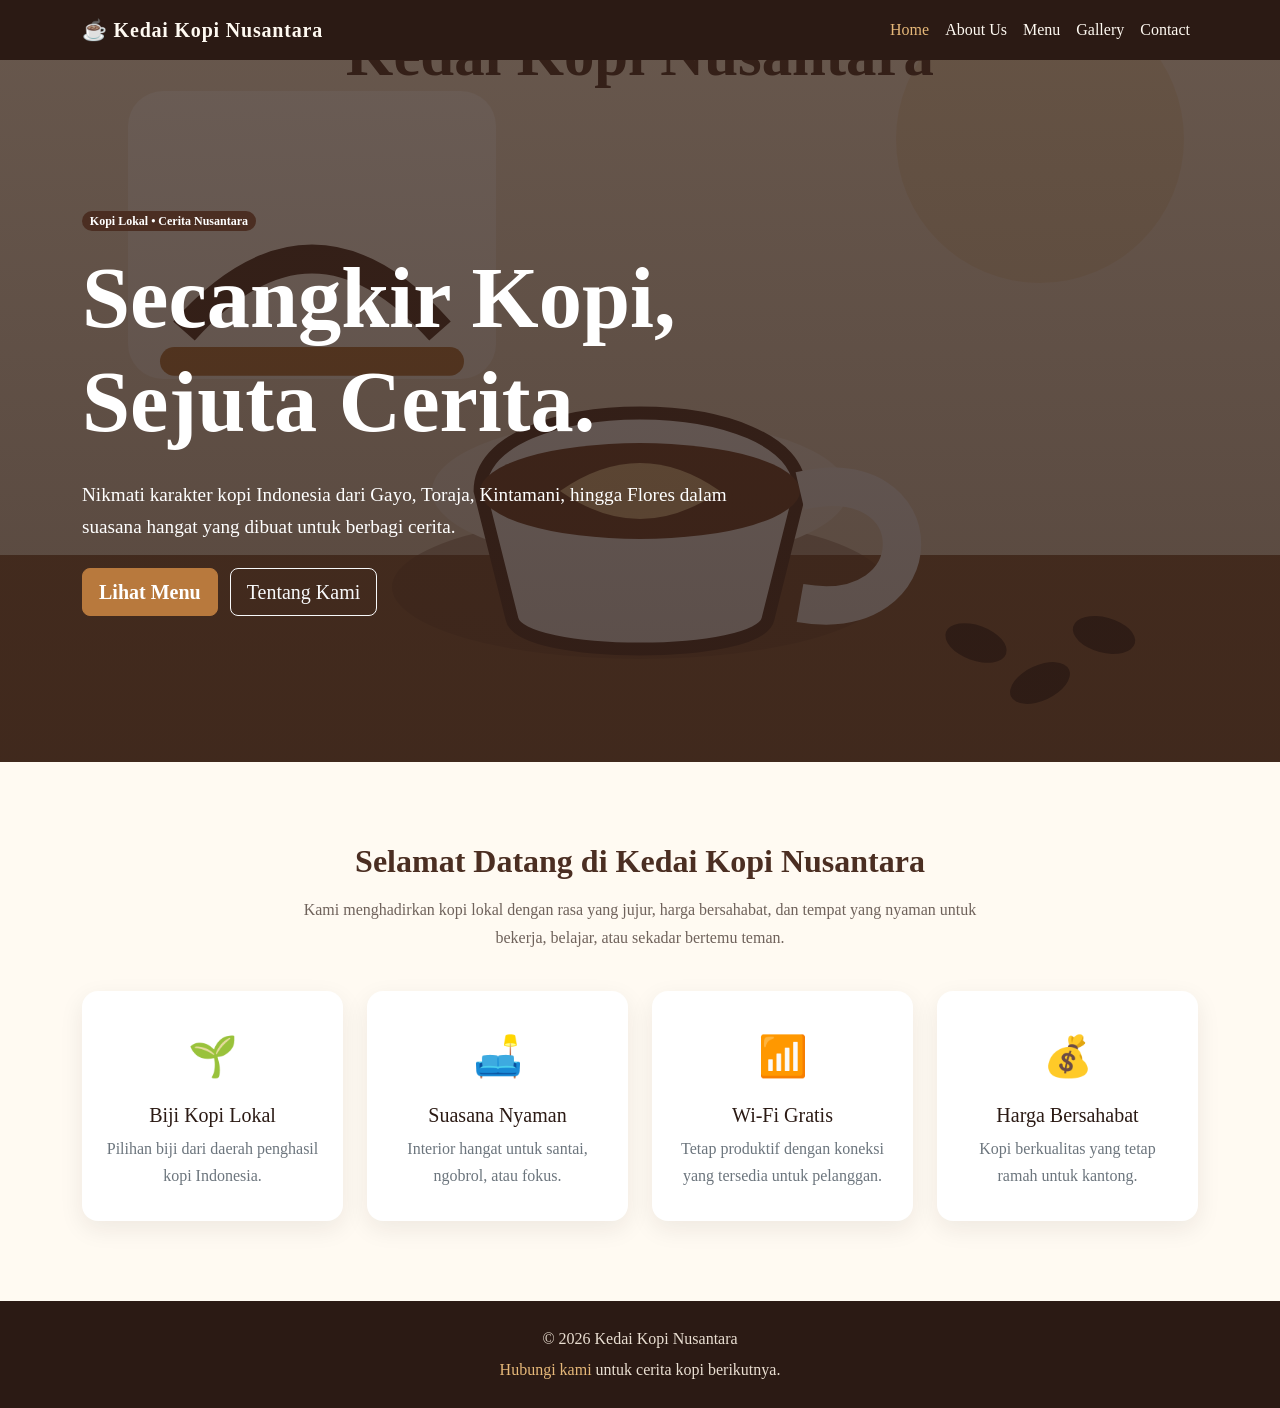
<file: index.html>
<!doctype html>
<html lang="id">

<head>
  <meta charset="utf-8">
  <meta name="viewport" content="width=device-width, initial-scale=1">
  <title>Kedai Kopi Nusantara | Home</title>
  <link href="https://cdn.jsdelivr.net/npm/bootstrap@5.3.3/dist/css/bootstrap.min.css" rel="stylesheet">
  <link href="styles.css" rel="stylesheet">
</head>

<body>
  <header>
    <nav class="navbar navbar-expand-lg navbar-dark" aria-label="Navigasi utama">
      <div class="container">
        <a class="navbar-brand" href="index.html">☕ Kedai Kopi Nusantara</a>
        <button class="navbar-toggler" type="button" data-bs-toggle="collapse" data-bs-target="#mainNav"
          aria-controls="mainNav" aria-expanded="false" aria-label="Buka navigasi">
          <span class="navbar-toggler-icon"></span>
        </button>
        <div class="collapse navbar-collapse" id="mainNav">
          <ul class="navbar-nav ms-auto">
            <li class="nav-item"><a class="nav-link active" aria-current="page" href="index.html">Home</a></li>
            <li class="nav-item"><a class="nav-link" href="about.html">About Us</a></li>
            <li class="nav-item"><a class="nav-link" href="menu.html">Menu</a></li>
            <li class="nav-item"><a class="nav-link" href="gallery.html">Gallery</a></li>
            <li class="nav-item"><a class="nav-link" href="contact.html">Contact</a></li>
          </ul>
        </div>
      </div>
    </nav>
  </header>

  <main>
    <section class="hero">
      <div class="container">
        <div class="row">
          <div class="col-lg-8">
            <span class="badge rounded-pill badge-coffee mb-3">Kopi Lokal • Cerita Nusantara</span>
            <h1>Secangkir Kopi,<br>Sejuta Cerita.</h1>
            <p class="lead my-4">Nikmati karakter kopi Indonesia dari Gayo, Toraja, Kintamani, hingga Flores dalam
              suasana hangat yang dibuat untuk berbagi cerita.</p>
            <a class="btn btn-coffee btn-lg me-2" href="menu.html">Lihat Menu</a>
            <a class="btn btn-outline-light btn-lg" href="about.html">Tentang Kami</a>
          </div>
        </div>
      </div>
    </section>

    <section class="section-pad" aria-labelledby="welcome-title">
      <div class="container text-center">
        <h2 id="welcome-title" class="section-title">Selamat Datang di Kedai Kopi Nusantara</h2>
        <p class="section-subtitle">Kami menghadirkan kopi lokal dengan rasa yang jujur, harga bersahabat, dan tempat
          yang nyaman untuk bekerja, belajar, atau sekadar bertemu teman.</p>
        <div class="row g-4">
          <article class="col-12 col-md-6 col-xl-3">
            <div class="feature-card">
              <div class="feature-icon">🌱</div>
              <h3 class="h5">Biji Kopi Lokal</h3>
              <p class="mb-0 text-secondary">Pilihan biji dari daerah penghasil kopi Indonesia.</p>
            </div>
          </article>
          <article class="col-12 col-md-6 col-xl-3">
            <div class="feature-card">
              <div class="feature-icon">🛋️</div>
              <h3 class="h5">Suasana Nyaman</h3>
              <p class="mb-0 text-secondary">Interior hangat untuk santai, ngobrol, atau fokus.</p>
            </div>
          </article>
          <article class="col-12 col-md-6 col-xl-3">
            <div class="feature-card">
              <div class="feature-icon">📶</div>
              <h3 class="h5">Wi-Fi Gratis</h3>
              <p class="mb-0 text-secondary">Tetap produktif dengan koneksi yang tersedia untuk pelanggan.</p>
            </div>
          </article>
          <article class="col-12 col-md-6 col-xl-3">
            <div class="feature-card">
              <div class="feature-icon">💰</div>
              <h3 class="h5">Harga Bersahabat</h3>
              <p class="mb-0 text-secondary">Kopi berkualitas yang tetap ramah untuk kantong.</p>
            </div>
          </article>
        </div>
      </div>
    </section>
  </main>

  <footer class="py-4">
    <div class="container text-center">
      <p class="mb-1">© 2026 Kedai Kopi Nusantara</p>
      <p class="mb-0"><a href="contact.html">Hubungi kami</a> untuk cerita kopi berikutnya.</p>
    </div>
  </footer>
  <script src="https://cdn.jsdelivr.net/npm/bootstrap@5.3.3/dist/js/bootstrap.bundle.min.js"></script>
</body>

</html>
</file>
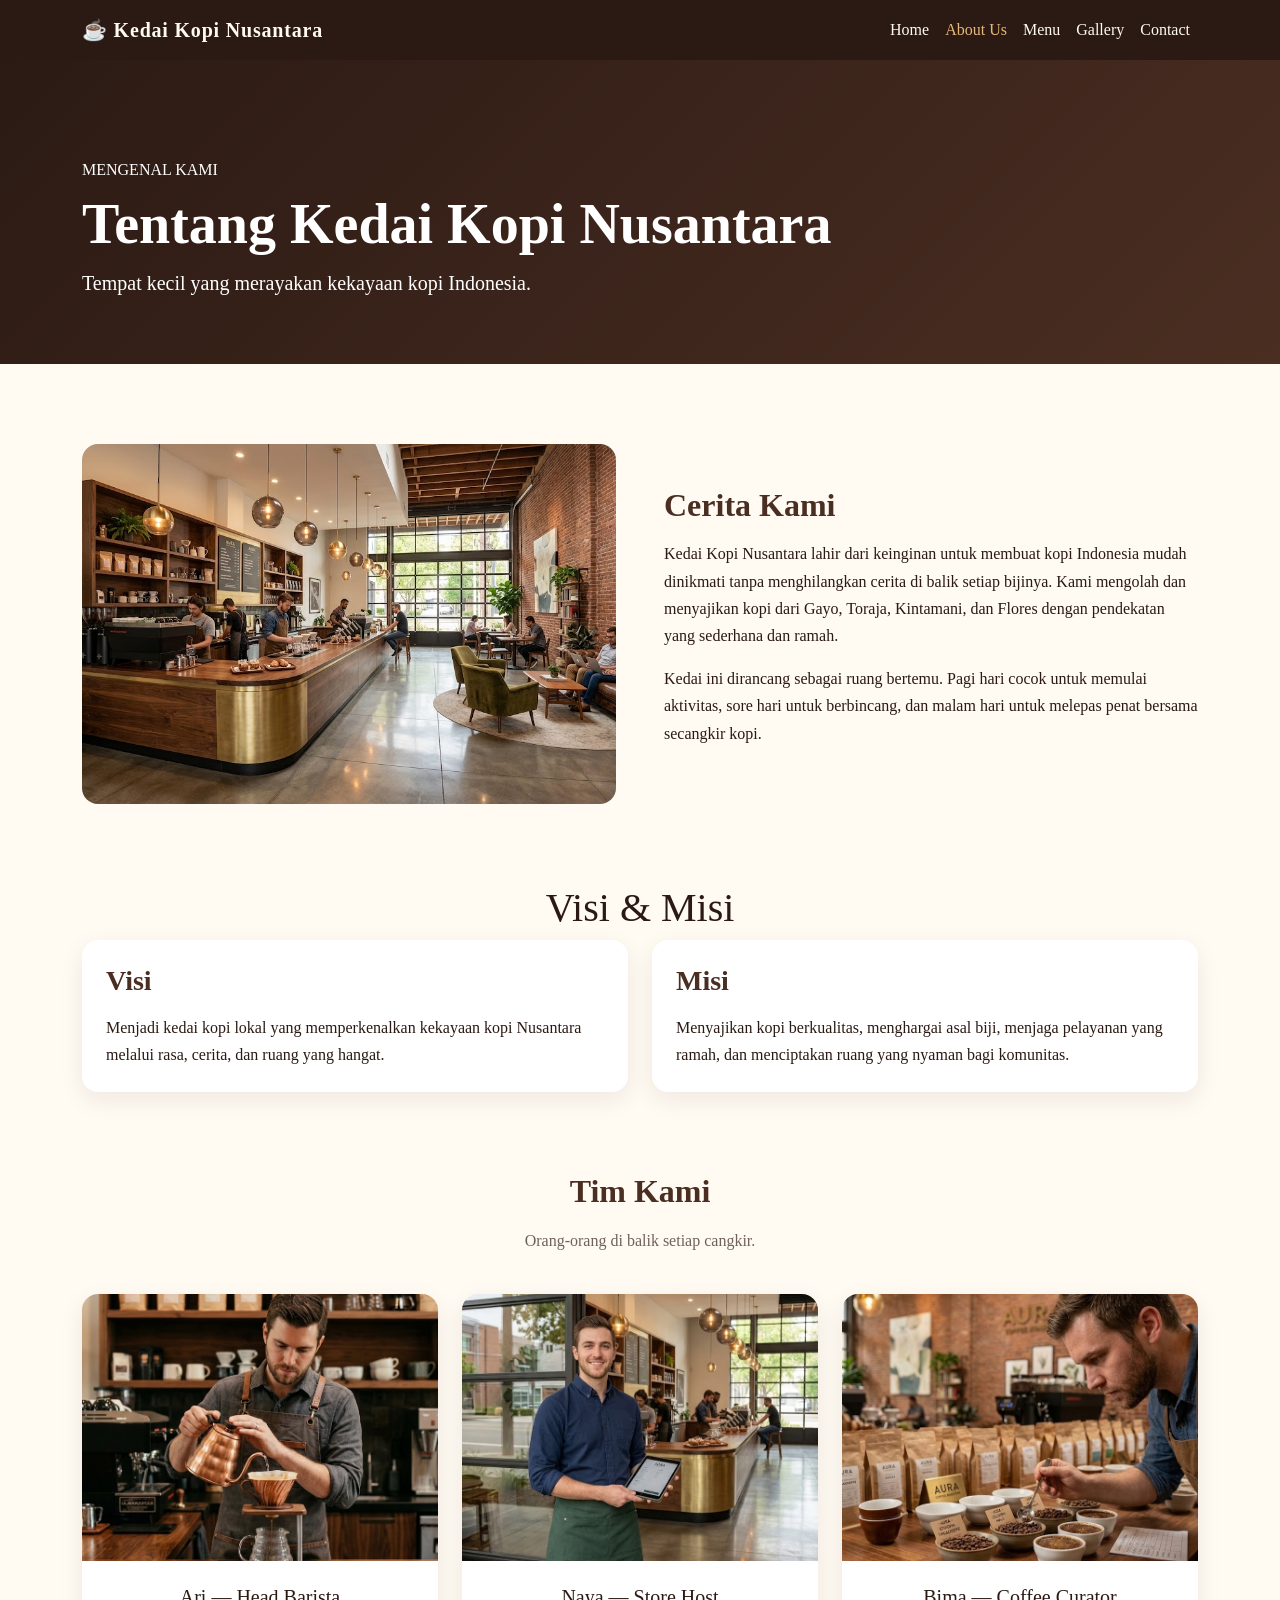
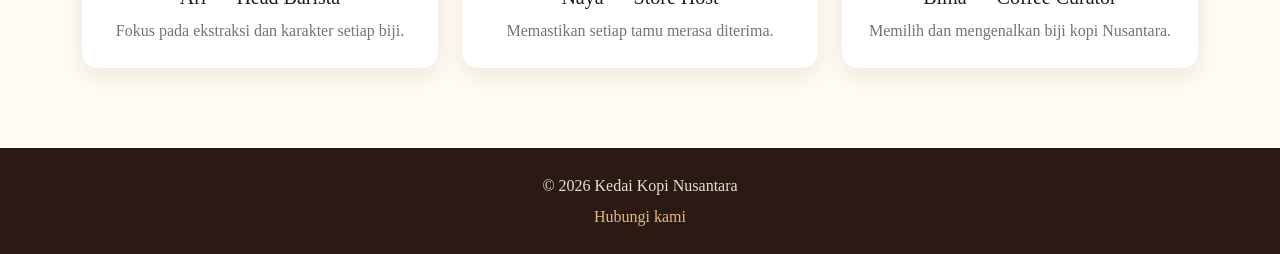
<file: about.html>
<!doctype html>
<html lang="id">

<head>
  <meta charset="utf-8">
  <meta name="viewport" content="width=device-width, initial-scale=1">
  <title>Kedai Kopi Nusantara | About Us</title>
  <link href="https://cdn.jsdelivr.net/npm/bootstrap@5.3.3/dist/css/bootstrap.min.css" rel="stylesheet">
  <link href="styles.css" rel="stylesheet">
</head>

<body>
  <header>
    <nav class="navbar navbar-expand-lg navbar-dark" aria-label="Navigasi utama">
      <div class="container">
        <a class="navbar-brand" href="index.html">☕ Kedai Kopi Nusantara</a>
        <button class="navbar-toggler" type="button" data-bs-toggle="collapse" data-bs-target="#mainNav"
          aria-controls="mainNav" aria-expanded="false" aria-label="Buka navigasi"><span
            class="navbar-toggler-icon"></span>
        </button>
        <div class="collapse navbar-collapse" id="mainNav">
          <ul class="navbar-nav ms-auto">
            <li class="nav-item"><a class="nav-link" href="index.html">Home</a></li>
            <li class="nav-item"><a class="nav-link active" aria-current="page" href="about.html">About Us</a></li>
            <li class="nav-item"><a class="nav-link" href="menu.html">Menu</a></li>
            <li class="nav-item"><a class="nav-link" href="gallery.html">Gallery</a></li>
            <li class="nav-item"><a class="nav-link" href="contact.html">Contact</a></li>
          </ul>
        </div>
      </div>
    </nav>
  </header>
  <main>
    <section class="page-header">
      <div class="container">
        <p class="text-uppercase mb-2">Mengenal kami</p>
        <h1 class="display-4">Tentang Kedai Kopi Nusantara</h1>
        <p class="lead mb-0">Tempat kecil yang merayakan kekayaan kopi Indonesia.</p>
      </div>
    </section>
    <div class="section-pad">
      <div class="container">
        <div class="row g-5 align-items-center">
          <div class="col-12 col-lg-6">
            <img class="about-photo" src="assets/images/interior.jpeg"
              alt="Ilustrasi interior hangat Kedai Kopi Nusantara dengan meja dan tanaman">
          </div>
          <article class="col-12 col-lg-6">
            <h2 class="section-title">Cerita Kami</h2>
            <p>Kedai Kopi Nusantara lahir dari keinginan untuk membuat kopi Indonesia mudah dinikmati tanpa
              menghilangkan cerita di balik setiap bijinya. Kami mengolah dan menyajikan kopi dari Gayo, Toraja,
              Kintamani, dan Flores dengan pendekatan yang sederhana dan ramah.
            </p>
            <p>Kedai ini dirancang sebagai ruang bertemu. Pagi hari cocok untuk memulai aktivitas, sore hari untuk
              berbincang, dan malam hari untuk melepas penat bersama secangkir kopi.
            </p>
          </article>
        </div>
      </div>
    </div>
    <section class="section-pad pt-0 justify-content-center">
      <h1 class="text-center">Visi & Misi</h1>
      <div class="container">
        <div class="row g-4">
          <article class="col-12 col-lg-6">
            <div class="info-card p-4 h-100">
              <h2 class="h3 section-title">Visi</h2>
              <p class="mb-0">Menjadi kedai kopi lokal yang memperkenalkan kekayaan kopi Nusantara melalui rasa, cerita,
                dan ruang yang hangat.
              </p>
            </div>
          </article>
          <article class="col-12 col-lg-6">
            <div class="info-card p-4 h-100">
              <h2 class="h3 section-title">Misi</h2>
              <p class="mb-0">Menyajikan kopi berkualitas, menghargai asal biji, menjaga pelayanan yang ramah, dan
                menciptakan ruang yang nyaman bagi komunitas.
              </p>
            </div>
          </article>
        </div>
      </div>
    </section>
    <section class="section-pad pt-0">
      <div class="container text-center">
        <h2 class="section-title">Tim Kami</h2>
        <p class="section-subtitle">Orang-orang di balik setiap cangkir.</p>
        <div class="row g-4">
          <article class="col-12 col-md-4">
            <div class="team-card h-100">
              <img src="assets/images/team-barista.jpeg"
                alt="Ilustrasi barista Kedai Kopi Nusantara sedang menyiapkan kopi">
              <div class="p-4">
                <h3 class="h5">Ari — Head Barista</h3>
                <p class="mb-0 text-secondary">Fokus pada ekstraksi dan karakter setiap biji.</p>
              </div>
            </div>
          </article>
          <article class="col-12 col-md-4">
            <div class="team-card h-100">
              <img src="assets/images/team-host.jpeg" alt="Ilustrasi staf Kedai Kopi Nusantara menyambut pelanggan">
              <div class="p-4">
                <h3 class="h5">Naya — Store Host</h3>
                <p class="mb-0 text-secondary">Memastikan setiap tamu merasa diterima.</p>
              </div>
            </div>
          </article>
          <article class="col-12 col-md-4">
            <div class="team-card h-100">
              <img src="assets/images/team-roaster.jpeg"
                alt="Ilustrasi pengelola kopi Kedai Kopi Nusantara memeriksa biji kopi">
              <div class="p-4">
                <h3 class="h5">Bima — Coffee Curator</h3>
                <p class="mb-0 text-secondary">Memilih dan mengenalkan biji kopi Nusantara.</p>
              </div>
            </div>
          </article>
        </div>
      </div>
    </section>
  </main>
  <footer class="py-4">
    <div class="container text-center">
      <p class="mb-1">© 2026 Kedai Kopi Nusantara</p>
      <p class="mb-0"><a href="contact.html">Hubungi kami</a></p>
    </div>
  </footer>
  <script src="https://cdn.jsdelivr.net/npm/bootstrap@5.3.3/dist/js/bootstrap.bundle.min.js"></script>
</body>

</html>
</file>
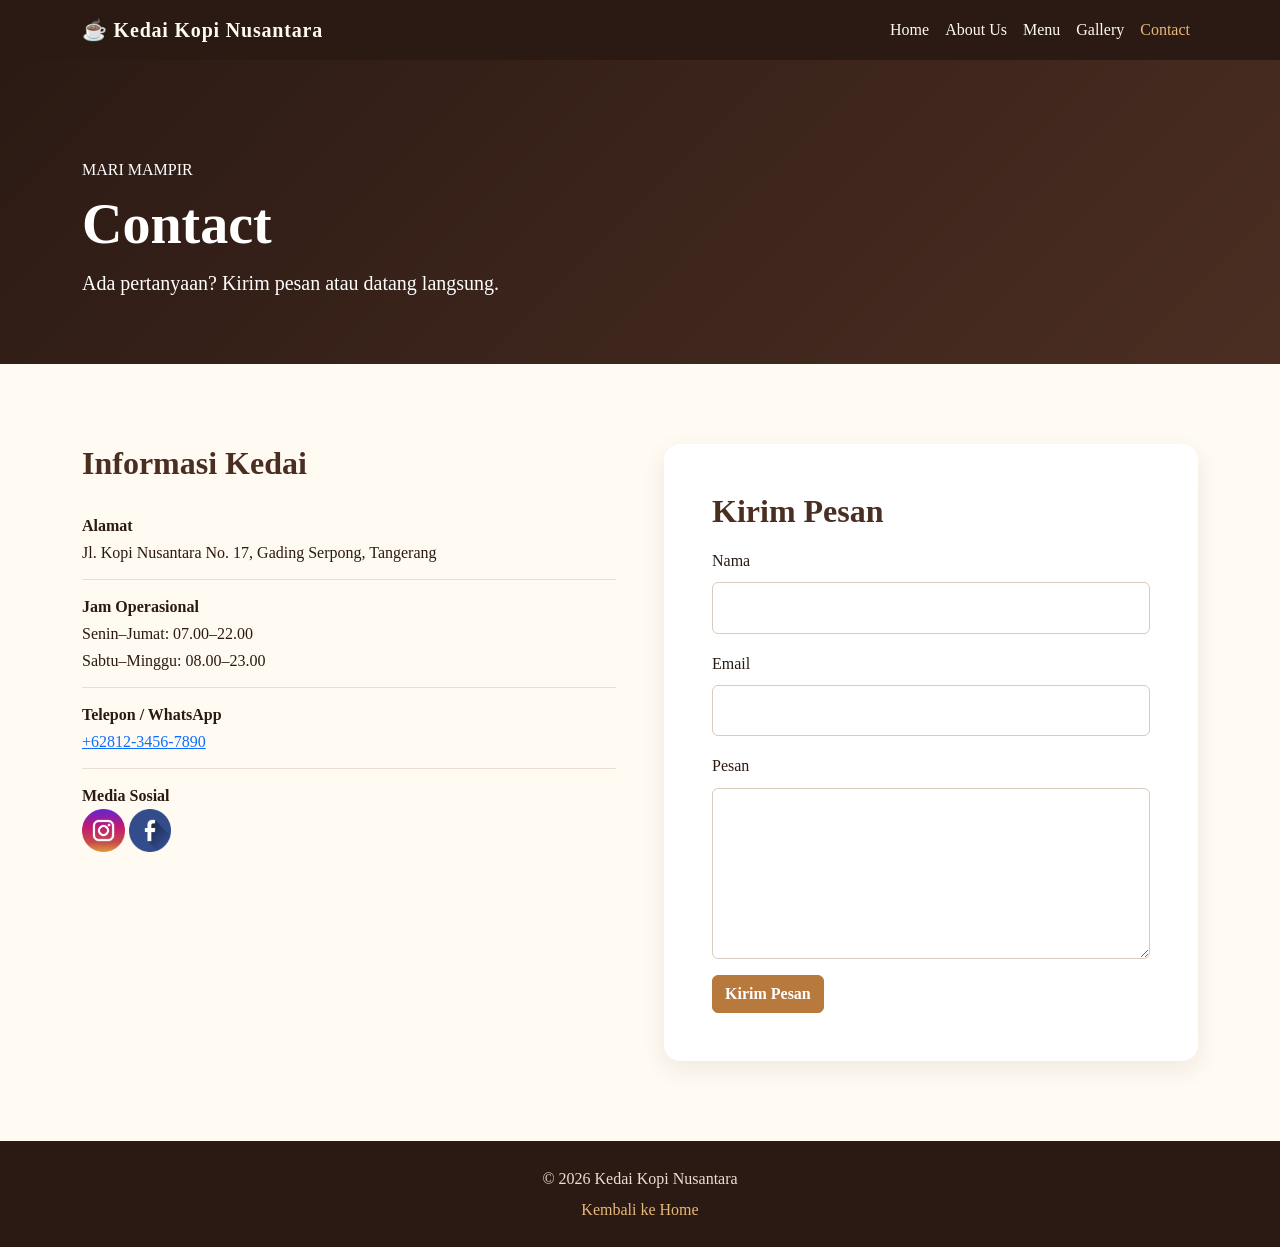
<file: contact.html>
<!doctype html>
<html lang="id">

<head>
  <meta charset="utf-8">
  <meta name="viewport" content="width=device-width, initial-scale=1">
  <title>Kedai Kopi Nusantara | Contact</title>
  <link href="https://cdn.jsdelivr.net/npm/bootstrap@5.3.3/dist/css/bootstrap.min.css" rel="stylesheet">
  <link href="styles.css" rel="stylesheet">
</head>

<body>
  <header>
    <nav class="navbar navbar-expand-lg navbar-dark" aria-label="Navigasi utama">
      <div class="container">
        <a class="navbar-brand" href="index.html">☕ Kedai Kopi Nusantara</a>
        <button class="navbar-toggler" type="button" data-bs-toggle="collapse" data-bs-target="#mainNav"
          aria-controls="mainNav" aria-expanded="false" aria-label="Buka navigasi">
          <span class="navbar-toggler-icon"></span>
        </button>
        <div class="collapse navbar-collapse" id="mainNav">
          <ul class="navbar-nav ms-auto">
            <li class="nav-item">
              <a class="nav-link" href="index.html">Home</a>
            </li>
            <li class="nav-item">
              <a class="nav-link" href="about.html">About Us</a>
            </li>
            <li class="nav-item">
              <a class="nav-link" href="menu.html">Menu</a>
            </li>
            <li class="nav-item">
              <a class="nav-link" href="gallery.html">Gallery</a>
            </li>
            <li class="nav-item">
              <a class="nav-link active" aria-current="page" href="contact.html">Contact</a>
            </li>
          </ul>
        </div>
      </div>
    </nav>
  </header>
  <main>
    <section class="page-header">
      <div class="container">
        <p class="text-uppercase mb-2">Mari mampir</p>
        <h1 class="display-4">Contact</h1>
        <p class="lead mb-0">Ada pertanyaan? Kirim pesan atau datang langsung.</p>
      </div>
    </section>
    <div class="section-pad">
      <div class="container">
        <div class="row g-5">
          <section class="col-12 col-lg-6" aria-labelledby="info-title">
            <h2 id="info-title" class="section-title">Informasi Kedai</h2>
            <ul class="contact-list mb-4">
              <li>
                <strong>Alamat</strong>
                <br>Jl. Kopi Nusantara No. 17, Gading Serpong, Tangerang
              </li>
              <li>
                <strong>Jam Operasional</strong>
                <br>
                Senin–Jumat: 07.00–22.00
                <br>
                Sabtu–Minggu: 08.00–23.00
              </li>
              <li>
                <strong>Telepon / WhatsApp</strong>
                <br>
                <a href="tel:+6281234567890">+62812-3456-7890</a>
              </li>
              <li class="SocialMedia">
                <strong>Media Sosial</strong>
                <div class="sosmedcontainer">
                  <a href="https://www.instagram.com/" target="_blank" class="link">
                    <img class="medialink" src="assets/images/instagram.png" alt="instagram logo">
                  </a>
                  <a href="https://www.facebook.com/" target="_blank" class="link">
                    <img class="medialink" src="assets/images/facebook.png" alt="facebook logo">
                  </a>
                </div>
              </li>
            </ul>
          </section>
          <section class="col-12 col-lg-6" aria-labelledby="form-title">
            <div class="info-card p-4 p-md-5">
              <h2 id="form-title" class="section-title">Kirim Pesan</h2>
              <form action="#" method="post">
                <div class="mb-3">
                  <label class="form-label" for="nama">Nama</label>
                  <input class="form-control" id="nama" name="nama" type="text" required>
                </div>
                <div class="mb-3">
                  <label class="form-label" for="email">Email</label>
                  <input class="form-control" id="email" name="email" type="email" required>
                </div>
                <div class="mb-3">
                  <label class="form-label" for="pesan">Pesan</label>
                  <textarea class="form-control" id="pesan" name="pesan" rows="6" required></textarea>
                </div>
                <button class="btn btn-coffee" type="submit">Kirim Pesan</button>
              </form>
            </div>
          </section>
        </div>
      </div>
    </div>
  </main>
  <footer class="py-4">
    <div class="container text-center">
      <p class="mb-1">© 2026 Kedai Kopi Nusantara</p>
      <p class="mb-0"><a href="index.html">Kembali ke Home</a></p>
    </div>
  </footer>
  <script src="https://cdn.jsdelivr.net/npm/bootstrap@5.3.3/dist/js/bootstrap.bundle.min.js"></script>
</body>

</html>
</file>
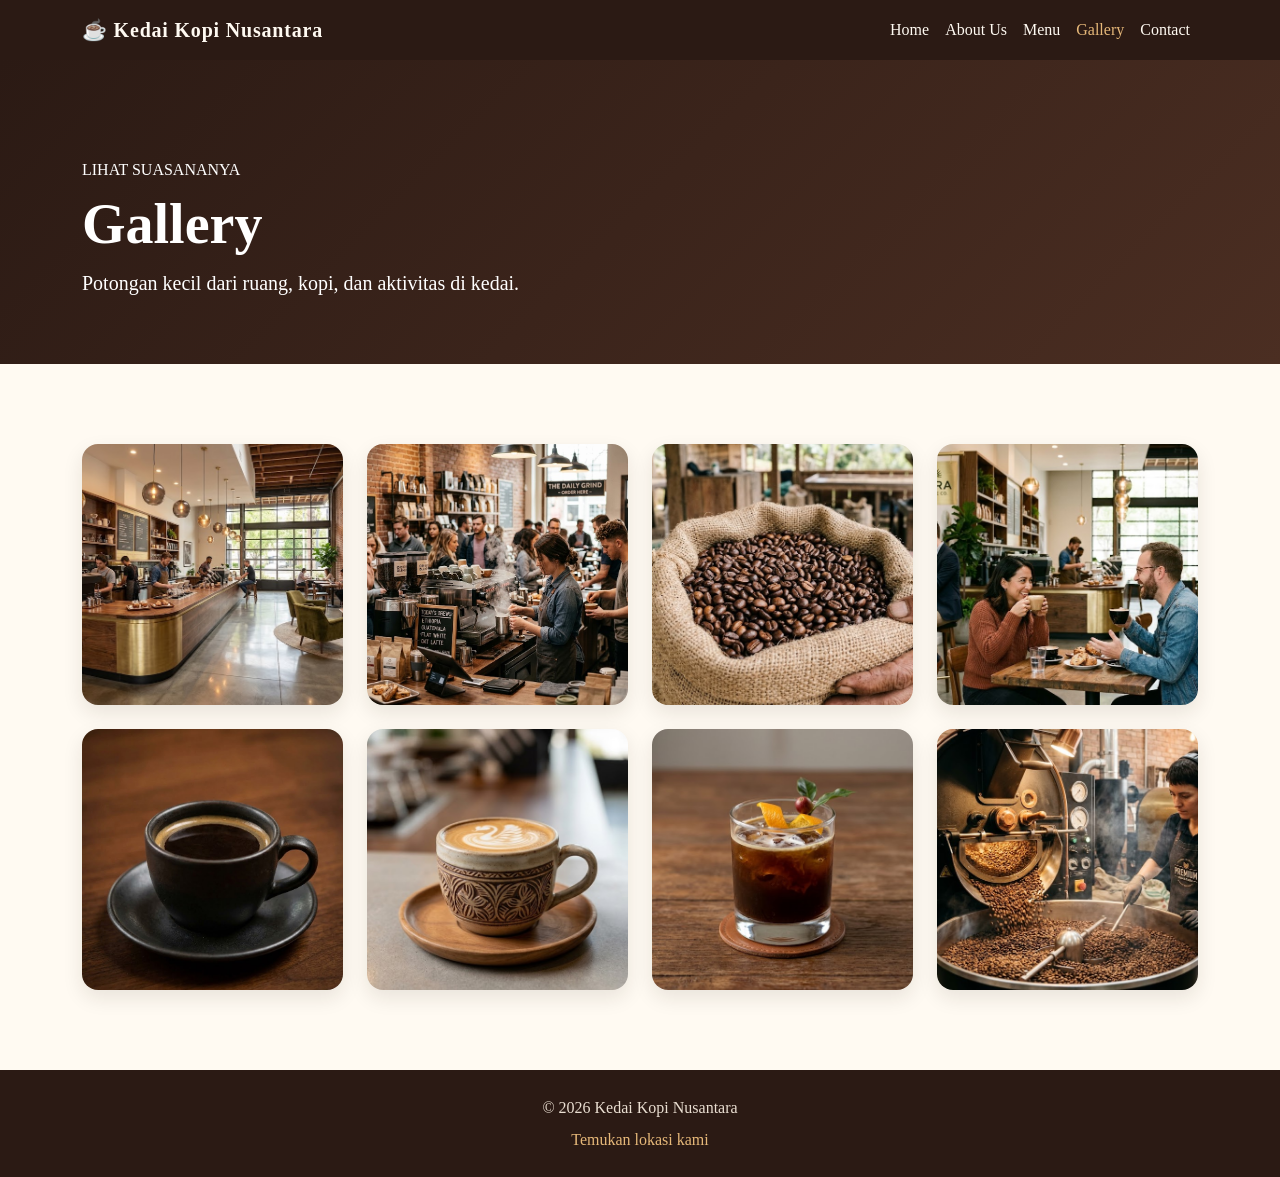
<file: gallery.html>
<!doctype html>
<html lang="id">

<head>
  <meta charset="utf-8">
  <meta name="viewport" content="width=device-width, initial-scale=1">
  <title>Kedai Kopi Nusantara | Gallery</title>
  <link href="https://cdn.jsdelivr.net/npm/bootstrap@5.3.3/dist/css/bootstrap.min.css" rel="stylesheet">
  <link href="styles.css" rel="stylesheet">
</head>

<body>
  <header>
    <nav class="navbar navbar-expand-lg navbar-dark" aria-label="Navigasi utama">
      <div class="container">
        <a class="navbar-brand" href="index.html">☕ Kedai Kopi Nusantara</a>
        <button class="navbar-toggler" type="button" data-bs-toggle="collapse" data-bs-target="#mainNav"
          aria-controls="mainNav" aria-expanded="false" aria-label="Buka navigasi">
          <span class="navbar-toggler-icon"></span>
        </button>
        <div class="collapse navbar-collapse" id="mainNav">
          <ul class="navbar-nav ms-auto">
            <li class="nav-item"><a class="nav-link" href="index.html">Home</a></li>
            <li class="nav-item"><a class="nav-link" href="about.html">About Us</a></li>
            <li class="nav-item"><a class="nav-link" href="menu.html">Menu</a></li>
            <li class="nav-item"><a class="nav-link active" aria-current="page" href="gallery.html">Gallery</a></li>
            <li class="nav-item"><a class="nav-link" href="contact.html">Contact</a></li>
          </ul>
        </div>
      </div>
    </nav>
  </header>
  <main>
    <section class="page-header">
      <div class="container">
        <p class="text-uppercase mb-2">Lihat suasananya</p>
        <h1 class="display-4">Gallery</h1>
        <p class="lead mb-0">Potongan kecil dari ruang, kopi, dan aktivitas di kedai.</p>
      </div>
    </section>
    <div class="section-pad">
      <div class="container">
        <div class="row g-4">
          <article class="col-6 col-xl-3">
            <figure class="gallery-card mb-0">
              <img src="assets/images/interior.jpeg" alt="Interior kedai">
              <div class="popover-card">
                <h2>Interior Kedai</h2>
                <div class="popover-tags"><span class="tag">Suasana</span><span class="tag">Cozy</span>
                </div>
                <p class="popover-desc">Area duduk nyaman dengan meja kayu alami dan pencahayaan hangat
                  untuk bekerja atau bersantai.</p>
                <div class="popover-meta">
                  <p><strong>Kapasitas:</strong> 50 Orang</p>
                </div>
              </div>
            </figure>
          </article>
          <article class="col-6 col-xl-3">
            <figure class="gallery-card mb-0">
              <img src="assets/images/coffee-counter.jpeg" alt="Konter barista">
              <div class="popover-card">
                <h3>Coffee Counter</h3>
                <div class="popover-tags"><span class="tag">Barista</span><span class="tag">Espresso</span></div>
                <p class="popover-desc">Stasiun penyeduhan berstandar profesional tempat para barista
                  kami meracik kopi pilihan Anda.</p>
                <div class="popover-meta">
                  <p><strong>Mesin:</strong> Commercial Espresso</p>
                </div>
              </div>
            </figure>
          </article>
          <article class="col-6 col-xl-3">
            <figure class="gallery-card mb-0">
              <img src="assets/images/beans.jpeg" alt="Biji kopi">
              <div class="popover-card">
                <h3>Biji Kopi Pilihan</h3>
                <div class="popover-tags"><span class="tag">Single Origin</span><span class="tag">Kurasi</span></div>
                <p class="popover-desc">Koleksi biji kopi arabika dan robusta terbaik yang didatangkan
                  langsung dari petani lokal.</p>
                <div class="popover-meta">
                  <p><strong>Proses:</strong> Natural / Full Washed</p>
                </div>
              </div>
            </figure>
          </article>
          <article class="col-6 col-xl-3">
            <figure class="gallery-card mb-0">
              <img src="assets/images/people.jpeg" alt="Pelanggan">
              <div class="popover-card">
                <h3>Area Komunitas</h3>
                <div class="popover-tags"><span class="tag">Interaksi</span><span class="tag">Ruang</span></div>
                <p class="popover-desc">Tempat bertemunya ide, diskusi hangat, dan momen kebersamaan
                  antar penikmat kopi.</p>
                <div class="popover-meta">
                  <p><strong>Fasilitas:</strong> Wi-Fi & Power Outlet</p>
                </div>
              </div>
            </figure>
          </article>
          <article class="col-6 col-xl-3">
            <figure class="gallery-card mb-0">
              <img src="assets/images/menu-gayo.jpeg" alt="Kopi Gayo">
              <div class="popover-card">
                <h3>Kopi Aceh Gayo</h3>
                <div class="popover-tags"><span class="tag">Arabica</span><span class="tag">Specialty</span></div>
                <p class="popover-desc">Memiliki aroma khas dengan tingkat keasaman seimbang dan flavor
                  profile spicy-herbal.</p>
                <div class="popover-meta">
                  <p><strong>Harga:</strong> Rp 28.000</p>
                </div>
              </div>
            </figure>
          </article>
          <article class="col-6 col-xl-3">
            <figure class="gallery-card mb-0">
              <img src="assets/images/menu-toraja.jpeg" alt="Toraja Latte">
              <div class="popover-card">
                <h3>Toraja Latte</h3>
                <div class="popover-tags"><span class="tag">Latte Art</span><span class="tag">Milk
                    Based</span></div>
                <p class="popover-desc">Perpaduan espresso Toraja yang earthy dengan susu segar yang
                  lembut dan creamy.</p>
                <div class="popover-meta">
                  <p><strong>Harga:</strong> Rp 32.000</p>
                </div>
              </div>
            </figure>
          </article>
          <article class="col-6 col-xl-3">
            <figure class="gallery-card mb-0">
              <img src="assets/images/menu-kintamani.jpeg" alt="Cold Brew Kintamani">
              <div class="popover-card">
                <h3>Cold Brew Kintamani</h3>
                <div class="popover-tags"><span class="tag">Cold Brew</span><span class="tag">Fruity</span></div>
                <p class="popover-desc">Kopi seduh dingin dengan hint rasa jeruk alami khas daerah
                  Kintamani Bali yang menyegarkan.</p>
                <div class="popover-meta">
                  <p><strong>Harga:</strong> Rp 30.000</p>
                </div>
              </div>
            </figure>
          </article>
          <article class="col-6 col-xl-3">
            <figure class="gallery-card mb-0">
              <img src="assets/images/roasting.jpeg" alt="Proses Roasting">
              <div class="popover-card">
                <h3>Proses Roasting</h3>
                <div class="popover-tags"><span class="tag">Fresh Roast</span><span class="tag">Medium
                    Roast</span></div>
                <p class="popover-desc">Pengasangan biji kopi secara berkala untuk memastikan kesegaran
                  cita rasa di setiap cangkir.</p>
                <div class="popover-meta">
                  <p><strong>Jadwal:</strong> 2x Seminggu</p>
                </div>
              </div>
            </figure>
          </article>
        </div>
      </div>
    </div>
  </main>
  <footer class="py-4">
    <div class="container text-center">
      <p class="mb-1">© 2026 Kedai Kopi Nusantara</p>
      <p class="mb-0"><a href="contact.html">Temukan lokasi kami</a></p>
    </div>
  </footer>
  <script src="https://cdn.jsdelivr.net/npm/bootstrap@5.3.3/dist/js/bootstrap.bundle.min.js"></script>
</body>

</html>
</file>
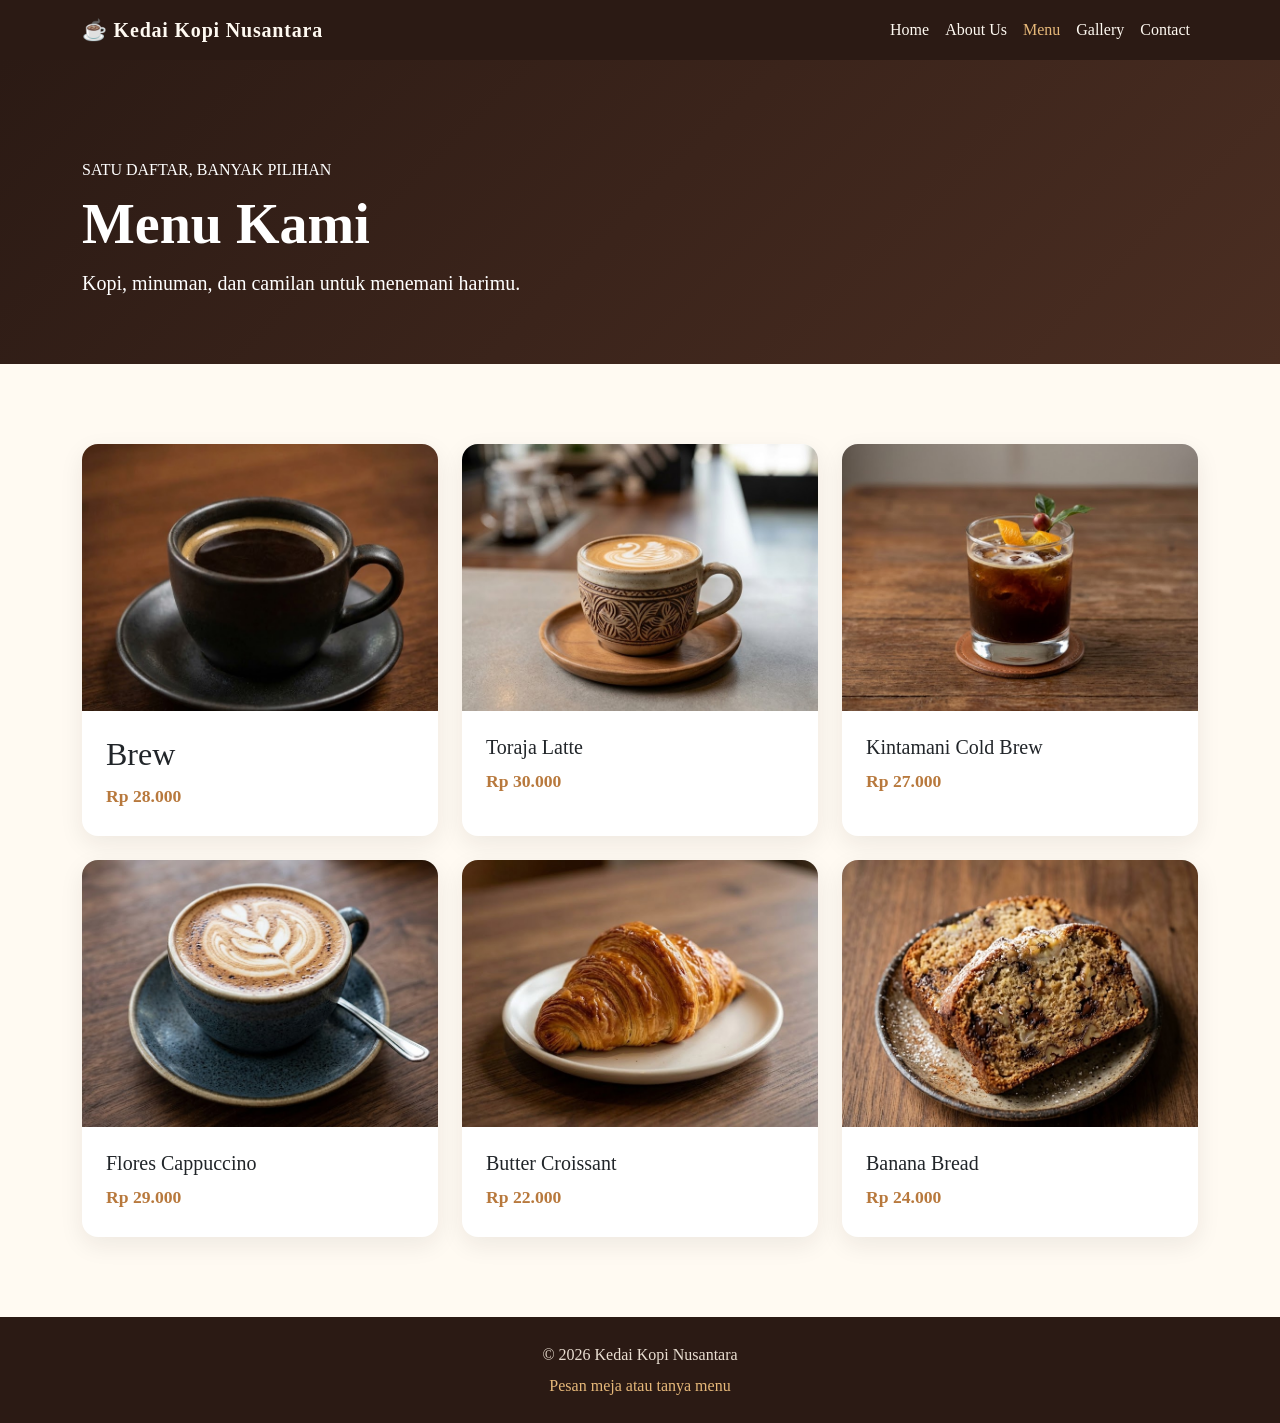
<file: menu.html>
<!doctype html>
<html lang="id">

<head>
    <meta charset="utf-8">
    <meta name="viewport" content="width=device-width, initial-scale=1">
    <title>Kedai Kopi Nusantara | Menu</title>
    <link href="https://cdn.jsdelivr.net/npm/bootstrap@5.3.3/dist/css/bootstrap.min.css" rel="stylesheet">
    <link href="styles.css" rel="stylesheet">
</head>

<body>
    <header>
        <nav class="navbar navbar-expand-lg navbar-dark" aria-label="Navigasi utama">
            <div class="container"><a class="navbar-brand" href="index.html">☕ Kedai Kopi Nusantara</a><button
                    class="navbar-toggler" type="button" data-bs-toggle="collapse" data-bs-target="#mainNav"
                    aria-controls="mainNav" aria-expanded="false" aria-label="Buka navigasi"><span
                        class="navbar-toggler-icon"></span></button>
                <div class="collapse navbar-collapse" id="mainNav">
                    <ul class="navbar-nav ms-auto">
                        <li class="nav-item"><a class="nav-link" href="index.html">Home</a></li>
                        <li class="nav-item"><a class="nav-link" href="about.html">About Us</a></li>
                        <li class="nav-item"><a class="nav-link active" aria-current="page" href="menu.html">Menu</a>
                        </li>
                        <li class="nav-item"><a class="nav-link" href="gallery.html">Gallery</a></li>
                        <li class="nav-item"><a class="nav-link" href="contact.html">Contact</a></li>
                    </ul>
                </div>
            </div>
        </nav>
    </header>
    <main>
        <section class="page-header">
            <div class="container">
                <p class="text-uppercase mb-2">Satu daftar, banyak pilihan</p>
                <h1 class="display-4">Menu Kami</h1>
                <p class="lead mb-0">Kopi, minuman, dan camilan untuk menemani harimu.</p>
            </div>
        </section>
        <div class="section-pad">
            <div class="container">
                <div class="row g-4">
                    <article class="col-12 col-md-6 col-xl-4">
                        <div class="card menu-card"><img src="assets/images/menu-gayo.jpeg" class="card-img-top"
                                alt="Kopi hitam dari biji Gayo dalam cangkir keramik">
                            <div class="card-body"><h2>Brew</h2>
                                <p class="price mb-0">Rp 28.000</p>
                            </div>
                            <div class="overlay">
                                <p>Cita rasa floral, citrus, dan body yang bersih.</p>
                            </div>
                        </div>
                    </article>
                    <article class="col-12 col-md-6 col-xl-4">
                        <div class="card menu-card"><img src="assets/images/menu-toraja.jpeg" class="card-img-top"
                                alt="Kopi susu dari biji Toraja dalam gelas">
                            <div class="card-body">
                                <h2 class="h5">Toraja Latte</h2>
                                <p class="price mb-0">Rp 30.000</p>
                            </div>
                            <div class="overlay">
                                <p>Espresso Toraja dengan susu creamy dan aftertaste cokelat.</p>
                            </div>
                        </div>
                    </article>
                    <article class="col-12 col-md-6 col-xl-4">
                        <div class="card menu-card"><img src="assets/images/menu-kintamani.jpeg" class="card-img-top"
                                alt="Kopi dingin Kintamani dengan es dalam gelas">
                            <div class="card-body">
                                <h2 class="h5">Kintamani Cold Brew</h2>
                                <p class="price mb-0">Rp 27.000</p>
                            </div>
                            <div class="overlay">
                                <p>Segar, ringan, dengan sentuhan fruity yang khas.</p>
                            </div>
                        </div>
                    </article>
                    <article class="col-12 col-md-6 col-xl-4">
                        <div class="card menu-card"><img src="assets/images/menu-flores.jpeg" class="card-img-top"
                                alt="Kopi Flores dalam cangkir dengan latte art sederhana">
                            <div class="card-body">
                                <h2 class="h5">Flores Cappuccino</h2>
                                <p class="price mb-0">Rp 29.000</p>
                            </div>
                            <div class="overlay">
                                <p>Espresso Flores, susu hangat, dan foam lembut.</p>
                            </div>
                        </div>
                    </article>
                    <article class="col-12 col-md-6 col-xl-4">
                        <div class="card menu-card"><img src="assets/images/menu-croissant.jpeg" class="card-img-top"
                                alt="Croissant panggang disajikan di atas piring">
                            <div class="card-body">
                                <h2 class="h5">Butter Croissant</h2>
                                <p class="price mb-0">Rp 22.000</p>
                            </div>
                            <div class="overlay">
                                <p>Pastry renyah dan buttery untuk teman kopi.</p>
                            </div>
                        </div>
                    </article>
                    <article class="col-12 col-md-6 col-xl-4">
                        <div class="card menu-card"><img src="assets/images/menu-banana.jpeg" class="card-img-top"
                                alt="Banana bread hangat dengan irisan pisang">
                            <div class="card-body">
                                <h2 class="h5">Banana Bread</h2>
                                <p class="price mb-0">Rp 24.000</p>
                            </div>
                            <div class="overlay">
                                <p>Lembut, harum pisang, dan cocok untuk sharing.</p>
                            </div>
                        </div>
                    </article>
                </div>
            </div>
        </div>
    </main>
    <footer class="py-4">
        <div class="container text-center">
            <p class="mb-1">© 2026 Kedai Kopi Nusantara</p>
            <p class="mb-0"><a href="contact.html">Pesan meja atau tanya menu</a></p>
        </div>
    </footer>
    <script src="https://cdn.jsdelivr.net/npm/bootstrap@5.3.3/dist/js/bootstrap.bundle.min.js"></script>
</body>

</html>
</file>
<file: styles.css>
:root {
  --coffee: #4b2e22;
  --coffee-dark: #2b1a14;
  --cream: #f8f1e5;
  --cream-light: #fffaf2;
  --caramel: #b8793d;
  --muted: #6f625b;
}

main {
  overflow-x: hidden;
}

html {
  scroll-behavior: smooth;
}

body {
  font-family: Georgia, "Times New Roman", serif;
  background: var(--cream-light);
  color: var(--coffee-dark);
  line-height: 1.7;
}

.navbar {
  background: var(--coffee-dark) !important;
}

.navbar-brand,
.nav-link {
  color: #fffaf2 !important;
}

.nav-link:hover,
.nav-link.active {
  color: #e6b879 !important;
}

.navbar-brand {
  font-weight: 700;
  letter-spacing: .04em;
}

.hero {
  min-height: 78vh;
  display: flex;
  align-items: center;
  background:
    linear-gradient(rgba(43, 26, 20, .70), rgba(43, 26, 20, .78)),
    url("assets/images/hero.svg") center/cover no-repeat;
  color: #fff;
}

.hero h1 {
  font-size: clamp(2.7rem, 7vw, 5.4rem);
  font-weight: 700;
}

.hero .lead {
  max-width: 680px;
  font-size: 1.2rem;
}

.section-pad {
  padding: 5rem 0;
}

.section-title {
  color: var(--coffee);
  font-weight: 700;
  margin-bottom: 1rem;
}

.section-subtitle {
  color: var(--muted);
  max-width: 720px;
  margin: 0 auto 2.5rem;
}

.feature-card,
.menu-card,
.team-card,
.info-card {
  border: 0;
  border-radius: 1rem;
  background: #fff;
  box-shadow: 0 .5rem 1.5rem rgba(43, 26, 20, .08);
  overflow: hidden;
}

.feature-card {
  height: 100%;
  padding: 2rem 1.4rem;
  text-align: center;
}

.feature-icon {
  font-size: 2.5rem;
  margin-bottom: .75rem;
}

.menu-card {
  height: 100%;
}

.menu-card img {
  aspect-ratio: 4 / 3;
  object-fit: cover;
}

.menu-card .card-body {
  padding: 1.5rem;
}

.price {
  color: var(--caramel);
  font-weight: 700;
  font-size: 1.1rem;
}

.page-header {
  padding: 6rem 0 4rem;
  background: linear-gradient(135deg, var(--coffee-dark), var(--coffee));
  color: #fff;
}

.page-header h1 {
  font-weight: 700;
}

.about-photo,
.team-card img,
.gallery-card img {
  width: 100%;
  object-fit: cover;
}

.about-photo {
  height: 100%;
  min-height: 360px;
  border-radius: 1rem;
}

.team-card img {
  aspect-ratio: 4 / 3;
}

.gallery-card {
  border-radius: 1rem;
  overflow: hidden;
  box-shadow: 0 .5rem 1.25rem rgba(43, 26, 20, .10);
}

.gallery-card img {
  aspect-ratio: 1 / 1;
  transition: transform .3s ease;
}

.gallery-card:hover img {
  transform: scale(1.03);
}

.badge-coffee {
  background: var(--coffee);
  color: #fff;
}

.btn-coffee {
  background: var(--caramel);
  border-color: var(--caramel);
  color: #fff;
  font-weight: 700;
}

.btn-coffee:hover {
  background: var(--coffee);
  border-color: var(--coffee);
  color: #fff;
}

.btn-outline-coffee {
  border-color: var(--coffee);
  color: var(--coffee);
}

.btn-outline-coffee:hover {
  background: var(--coffee);
  color: #fff;
}

.contact-list {
  list-style: none;
  padding: 0;
  margin: 0;
}

.contact-list li {
  padding: .8rem 0;
  border-bottom: 1px solid #eadfd2;
}

.contact-list li:last-child {
  border-bottom: 0;
}

.form-control {
  border-color: #d9cbbd;
  padding: .8rem 1rem;
}

.form-control:focus {
  border-color: var(--caramel);
  box-shadow: 0 0 0 .2rem rgba(184, 121, 61, .15);
}

footer {
  background: var(--coffee-dark);
  color: #eadfd2;
}

footer a {
  color: #e6b879;
  text-decoration: none;
}

footer a:hover {
  color: #fff;
}

@media (max-width: 576px) {
  .hero {
    min-height: 82vh;
  }

  .hero .lead {
    font-size: 1rem;
  }

  .section-pad {
    padding: 3.5rem 0;
  }

  .page-header {
    padding: 4.5rem 0 3rem;
  }
}

.SocialMedia {
  display: flex;
  flex-direction: column;
  margin: 0;
  padding: 0;
}

.medialink {
  width: 8%;
}

a.link {
  text-decoration: none;
}

.overlay {
  position: absolute;
  top: 0;
  left: 0;
  width: 100%;
  height: 100%;
  background: rgba(0, 0, 0, 0.7);
  color: #fff;
  display: flex;
  flex-direction: column;
  justify-content: center;
  align-items: center;
  text-align: center;
  opacity: 0;
  transition: opacity 0.5s ease;
}

.card:hover .overlay {
  opacity: 1;
}

.gallery-card {
  position: relative;
  overflow: visible !important;
  border-radius: 1rem;
}

.gallery-card img {
  border-radius: 1rem;
}

.popover-card {
  position: absolute;
  top: -1rem;
  left: -1rem;
  right: 105%;
  width: 260px;
  background: var(--coffee-dark);
  color: #fff;
  padding: 1.2rem;
  border-radius: 1rem;
  border: 1px solid rgba(230, 184, 121, 0.25);
  box-shadow: 10px 10px 20px rgba(0, 0, 0, 0.5);
  z-index: 1050;
  opacity: 0;
  visibility: hidden;
  pointer-events: none;
  transform: translateX(0px);
  transition: all 0.5s ease-in-out;
}

.gallery-card:hover .popover-card {
  opacity: 1;
  visibility: visible;
  pointer-events: auto;
}

.popover-card h3 {
  margin: 0 0 0.5rem 0;
  font-size: 1.1rem;
  color: #e6b879;
}

.popover-tags {
  display: flex;
  gap: 0.4rem;
  margin-bottom: 0.6rem;
}

.tag {
  background: var(--coffee);
  font-size: 0.75rem;
  padding: 0.25rem 0.65rem;
  border-radius: 50px;
  color: #fffaf2;
  border: 1px solid rgba(255, 255, 255, 0.1);
}

.popover-desc {
  font-size: 0.85rem;
  line-height: 1.4;
  color: #eadfd2;
  margin-bottom: 0.8rem;
}

.popover-meta {
  font-size: 0.8rem;
  color: #e6b879;
  border-top: 1px solid rgba(255, 255, 255, 0.15);
  padding-top: 0.6rem;
  margin: 0;
}

.popover-meta p {
  margin: 0;
}
</file>
